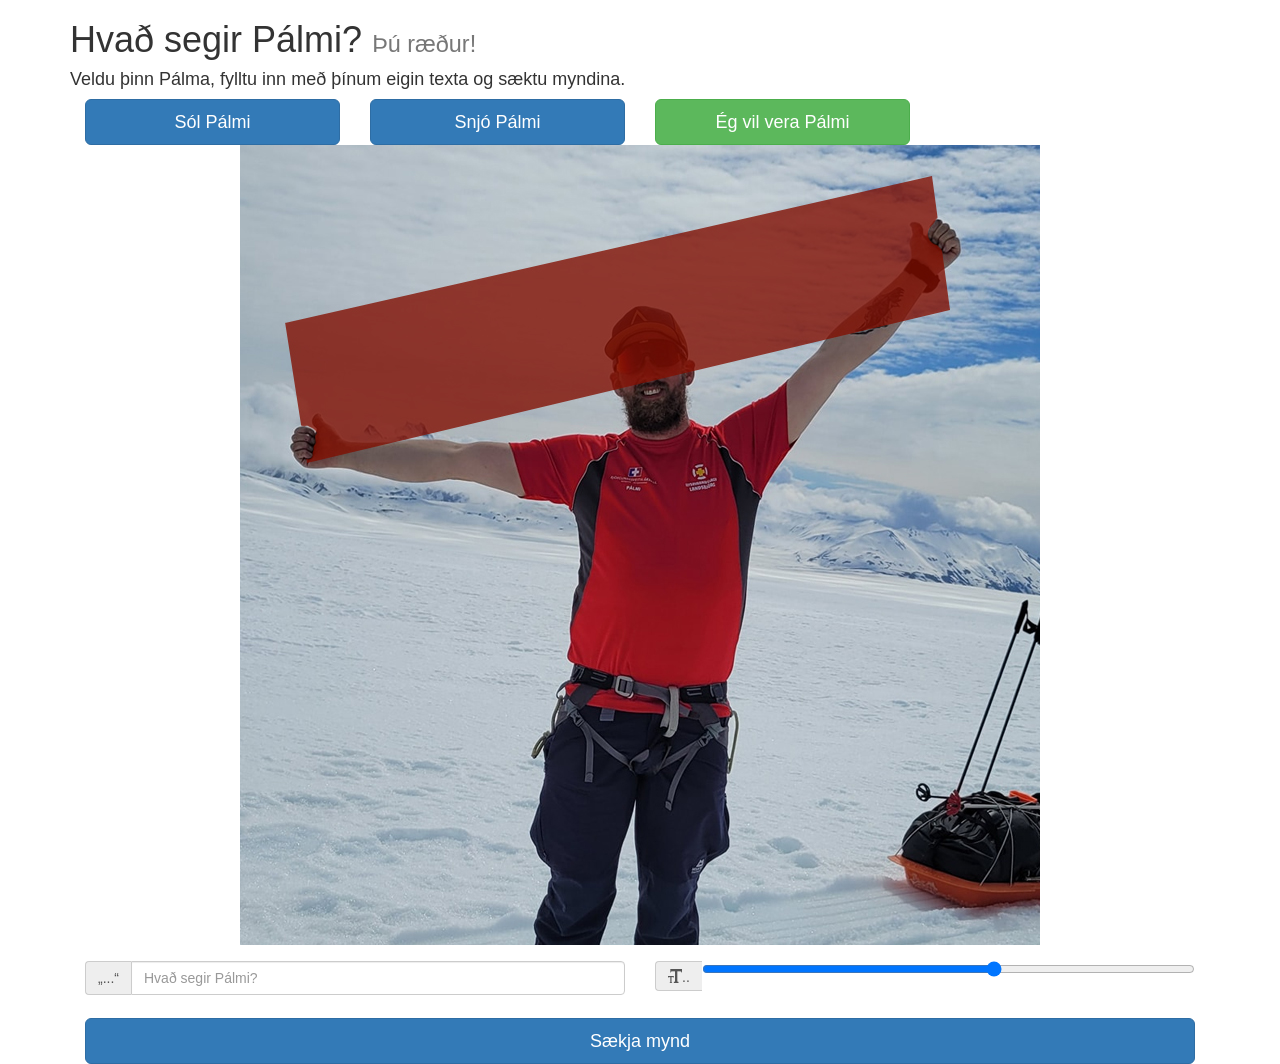
<file: index.html>
<!DOCTYPE html>
<html lang="en">
  <head>
    <meta charset="utf-8">
    <title>PálMeme</title>
    <!-- Latest compiled and minified Bootstrap CSS -->
    <script src="jquery-3.6.0.min.js"></script>
    <link rel="stylesheet" href="https://stackpath.bootstrapcdn.com/bootstrap/3.4.1/css/bootstrap.min.css" integrity="sha384-HSMxcRTRxnN+Bdg0JdbxYKrThecOKuH5zCYotlSAcp1+c8xmyTe9GYg1l9a69psu" crossorigin="anonymous">
    <link rel="stylesheet" href="palmi.css">
   
  </head>
  <body>
  	<div class="container">
  		<h1>Hvað segir Pálmi?
        <small>Þú ræður!</small>
      </h1>
      <h4>Veldu þinn Pálma, fylltu inn með þínum eigin texta og sæktu myndina.</h4>
      <div id="buttons">
        <div id="snapButton">
          <a id="snap" class="btn btn-primary btn-lg btn-block" onclick="picsnap()">Taka mynd</a>
        </div>
        <div id="veraPButton">
          <div class="col-md-3 col-xs-3 col-sm-4">
            <a id="solp" class="btn btn-primary btn-lg btn-block" onclick="solp()">Sól Pálmi</a>
          </div>
          <div class="col-md-3 col-xs-3 col-sm-4">
            <a id="snjop" class="btn btn-primary btn-lg btn-block" onclick="snjop()">Snjó Pálmi</a>
          </div>
          <div class="col-md-3 col-xs-3 col-sm-4">
            <a id="verap" class="btn btn-success btn-lg btn-block" onclick="verap()">Ég vil vera Pálmi</a>
          </div>
        </div>
        <div id="editPButton">
            <div class="col-md-6 col-xs-6 col-sm-6">
               <a id="newsnap" class="btn btn-success btn-lg btn-block" onclick="newsnap()">Taka nýja mynd</a>
            </div>
            <div class="col-md-6 col-xs-6 col-sm-6">
               <a id="stopp" class="btn btn-danger btn-lg btn-block" onclick="stopp()">Hætta að vera Pálmi</a>
            </div>
        </div>
      </div>
      <div id="buffer">
        <div id ="preview">
          <video id="video" playsinline autoplay></video>
          <canvas id="vcanv" width="800" height="800"></canvas>
      		<canvas id="pcanv" width="800" height="800"></canvas>
      	</div>
      </div>
    	<div id="controls">
        <div class="col-md-6 col-xs-12 col-sm-12">
          <div class="input-group">
            <span class="input-group-addon" id="imgtext">„...“</span>
            <input type="text" class="form-control" id="palmisays" placeholder="Hvað segir Pálmi?" aria-describedby="basic-addon1" oninput="change(this.value)">
          </div>
        </div>
        <div class="col-md-6 col-xs-12 col-sm-12">
          <div class="input-group">
            <span class="input-group-addon" id="fontsize"> <span class="glyphicon glyphicon-text-size" aria-hidden="true"></span>.. </span><input type="range" min="1" max="100" value="60" oninput="fontchange(this.value)" class="slider" id="fSize">
          </div>
        </div>
        <div class="col-md-12 col-xs-12 col-sm-12" id="dldiv">
            <a id="download" class="btn btn-primary btn-lg btn-block" download="PalmiSegir.jpg" href="" onclick="imgdl(this)">Sækja mynd</a>
        </div>
    	</div>
  	</div>
  </body>
  <script src="https://stackpath.bootstrapcdn.com/bootstrap/3.4.1/js/bootstrap.min.js" integrity="sha384-aJ21OjlMXNL5UyIl/XNwTMqvzeRMZH2w8c5cRVpzpU8Y5bApTppSuUkhZXN0VxHd" crossorigin="anonymous"></script>
   <script src="main.js"></script>
</html>
</file>
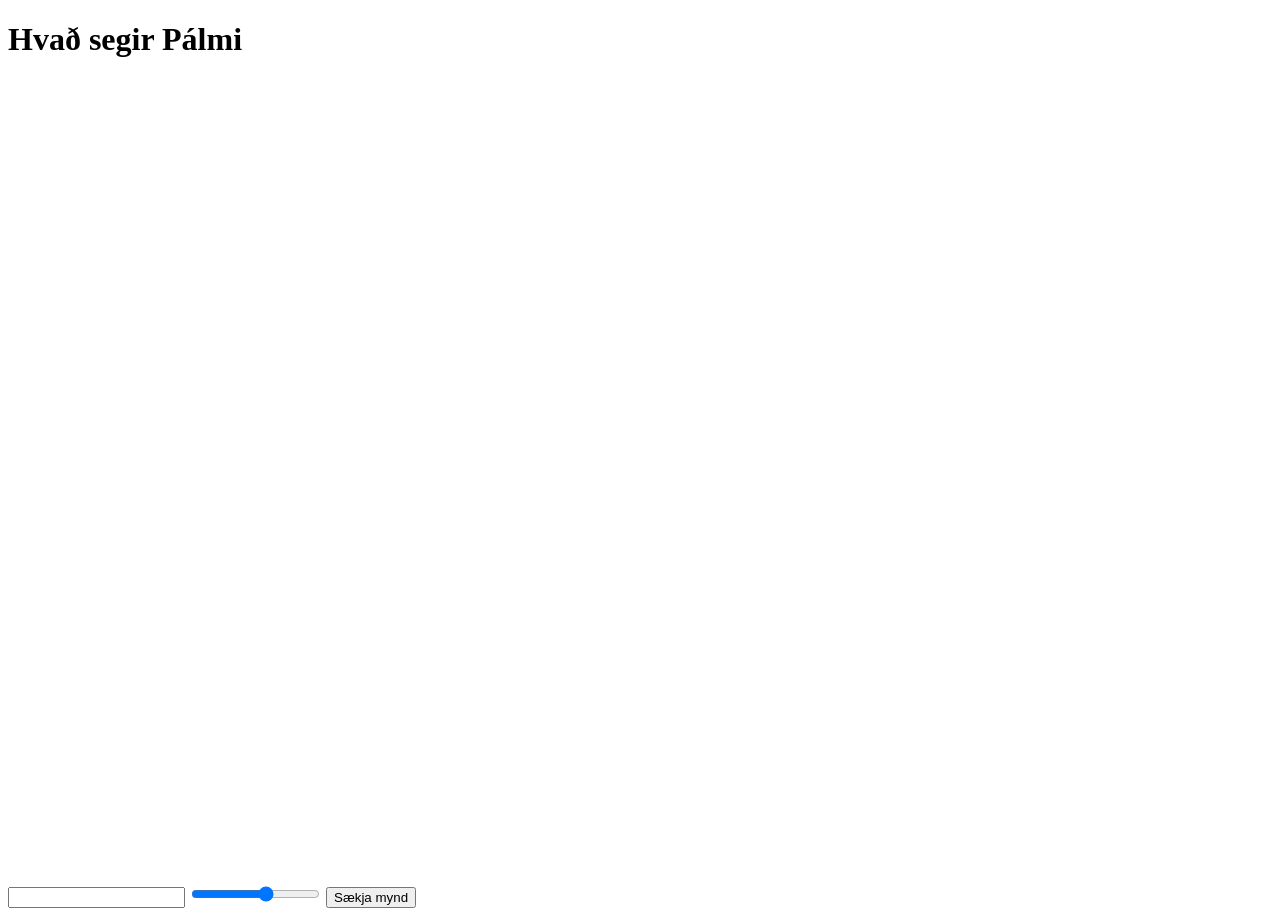
<file: palmi.html>
<!DOCTYPE html>
<html lang="en">
  <head>
    <meta charset="utf-8">
    <title>Hvað segir Pálmi?</title>
    <!--<link rel="stylesheet" href="style.css"> -->
   
  </head>
  <body>
  	<h1>Hvað segir Pálmi</h1>
  	<div id=container>
  		<div id ="preview">
    		<canvas id="pcanv" width="800" height="800">
			</canvas>
    	</div>
    	<div id="controls">
 		<input id="typer" type="text" oninput="change(this.value)" />
 		<input type="range" min="1" max="100" value="60" oninput="fontchange(this.value)" class="slider" id="fSize">
 		<button id="download" download="PalmiSegir.png" href="" onclick="download(this)">Sækja mynd</button>   		
    	</div>
  	</div>
  </body>
   <script src="main.js"></script>
</html>
</file>
<file: palmi.css>
#buffer{
	width:100%;
	text-align:center;
}
#preview{
	clear:both;
	position:relative;
	z-index: 1;
	max-width: 800px;
	text-align:center;
	margin: 0 auto;
}
#vcanv {
	display:none;
	display: relative;
}
#vcanv{
	left:0px;
	top:0px;
	z-index: -1;
}
.input-group{
	margin-top:2%;
}

#dldiv{
	margin-top:2%;
}
#video {  
		position:absolute;
		left:39%;
		top:27%;
		z-index: -3;  
}
#snapButton{
	display:none;
}
#editPButton{
	display:none;
}
</file>
